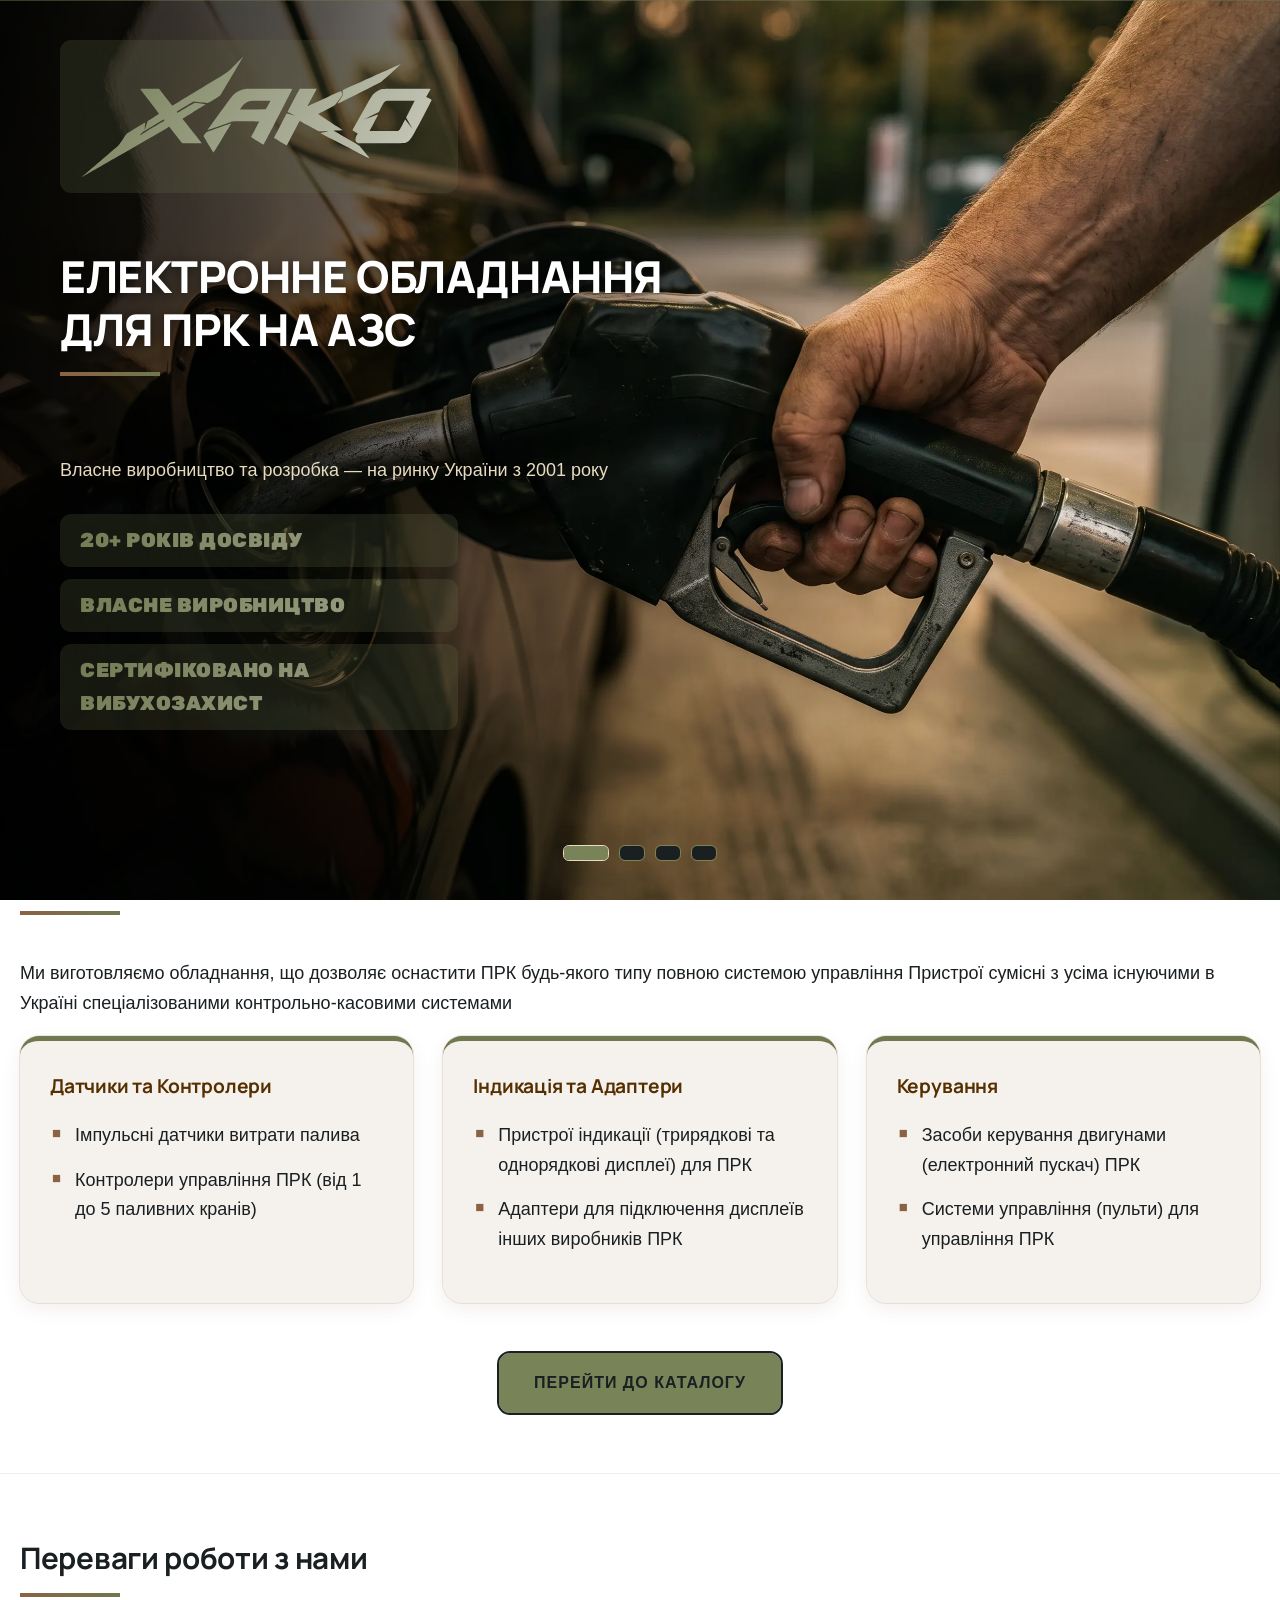
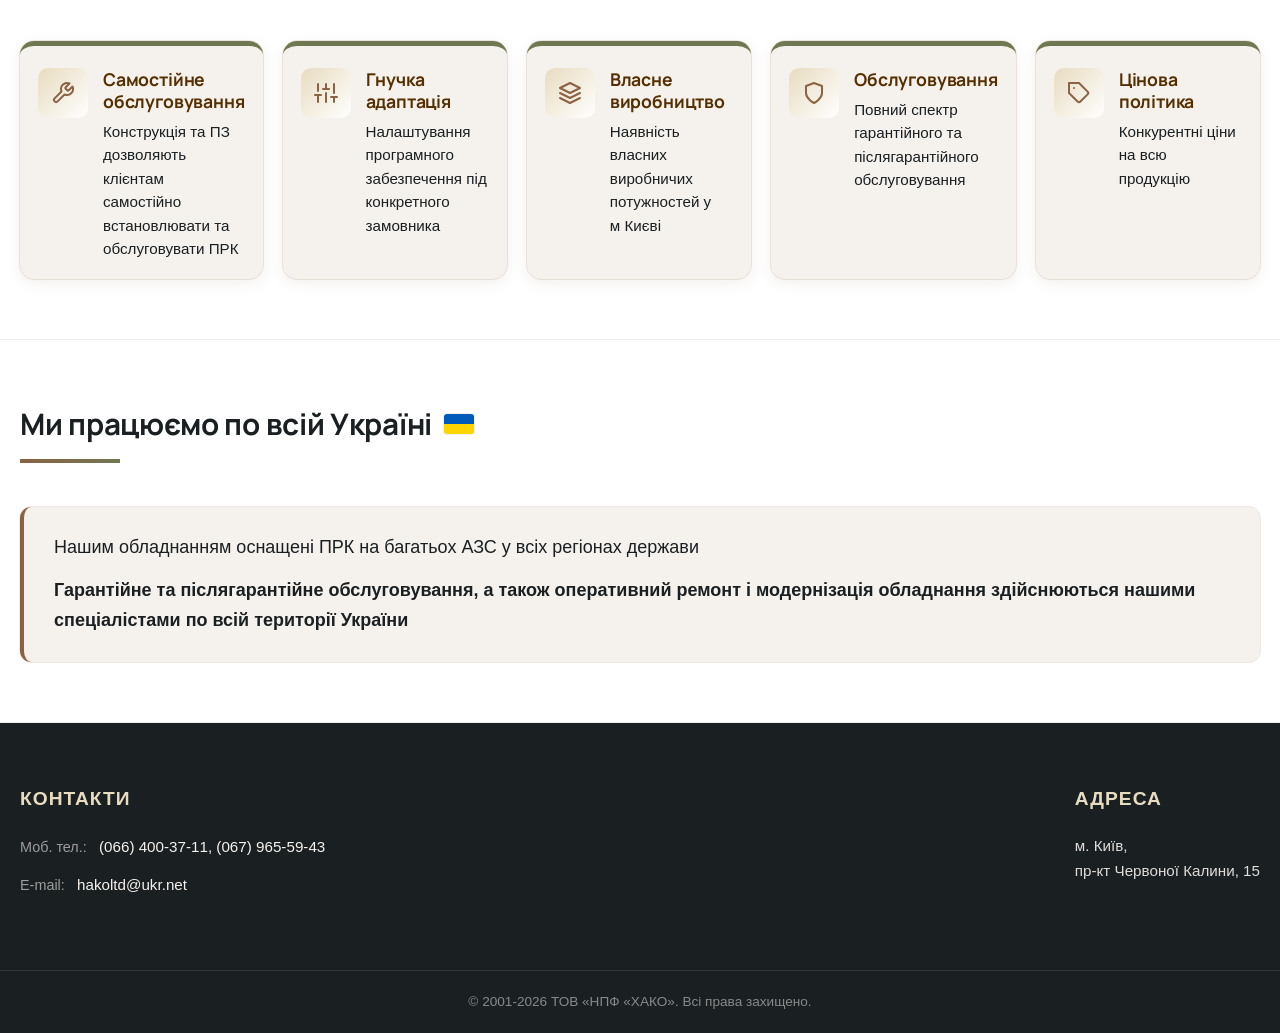
<file: index.html>
<!DOCTYPE html>
<html lang="en">

<head>
   <meta charset="UTF-8">
   <meta name="viewport" content="width=device-width, initial-scale=1.0">

   <script src="js/banner.js" defer></script>
   <script src="js/banner_reopen.js" defer></script>
   <script src="js/topbar.js" defer></script>

   <link rel="stylesheet" href="css/style.css">
   <link rel="stylesheet" href="css/sections/index_sections.css">

   <link rel="stylesheet" href="css/banner/intro.css">

   <link rel="preconnect" href="https://fonts.googleapis.com">
   <link rel="preconnect" href="https://fonts.gstatic.com" crossorigin>
   <link
      href="https://fonts.googleapis.com/css2?family=Rubik:ital,wght@0,300..900;1,300..900&family=Manrope:wght@500;700;800&display=swap"
      rel="stylesheet">
   <title>XAKO</title>
</head>

<body>

   <div class="header-topbar-container">
      <div class="container">
         <div class="header-topbar">
            <div class="header-topbar__contacts">
               <span class="label">Моб. тел.:</span>
               <a href="tel:+380664003711">(066) 400-37-11</a>
               <a href="tel:+380679655943">(067) 965-59-43</a>
            </div>
            <div class="header-topbar__mail">
               <span class="label">E-mail:</span>
               <a href="mailto:hakoltd@ukr.net">hakoltd@ukr.net</a>
            </div>
         </div>
      </div>
   </div>

   <div class="intro-overlay" id="introOverlay">
      <div class="intro-overlay__slide is-active">
         <div class="intro-overlay__slide-bg zoom-1"
            style="background-image:url('images/banner/Gas_pistol.webp'); transform-origin: 75% 60%;">
         </div>
      </div>
      <div class="intro-overlay__slide">
         <div class="intro-overlay__slide-bg zoom-2"
            style="background-image:url('images/banner/Cars.webp'); transform-origin: 35% 55%;">
         </div>
      </div>
      <div class="intro-overlay__slide">
         <div class="intro-overlay__slide-bg zoom-3"
            style="background-image:url('images/banner/Station.webp'); transform-origin: 70% 40%;">
         </div>
      </div>
      <div class="intro-overlay__slide">
         <div class="intro-overlay__slide-bg zoom-4"
            style="background-image:url('images/banner/Fuel_pumps.webp'); transform-origin: 25% 50%;">
         </div>
      </div>

      <div class="intro-overlay__dim"></div>

      <div class="intro-overlay__content">

         <div class="intro-overlay__logo-wrap">
            <div class="intro-overlay__logo" role="img" aria-label="ХАКО"></div>
         </div>


         <div class="intro-overlay__inner">
            <h2 class="intro-overlay__title">Електронне обладнання<br>для ПРК на АЗС</h2>
            <p class="intro-overlay__subtitle">
               Власне виробництво та розробка — на ринку України з 2001 року
            </p>

            <div class="intro-overlay__badges">
               <p><span>20+ років досвіду</span></p>
               <p><span>Власне виробництво</span></p>
               <p><span>Сертифіковано на вибухозахист</span></p>
            </div>
         </div>

      </div>

      <div class="intro-overlay__dots" id="introDots">
         <button type="button" class="is-active" aria-label="Слайд 1"></button>
         <button type="button" aria-label="Слайд 2"></button>
         <button type="button" aria-label="Слайд 3"></button>
         <button type="button" aria-label="Слайд 4"></button>
      </div>

      <button type="button" class="intro-overlay__reopen" id="introReopenBtn" aria-label="Показати промо ще раз">
         <span class="intro-overlay__reopen-arrow">➜</span>
         <span class="intro-overlay__reopen-text">Переглянути промо</span>
      </button>
   </div>




   <div class="wrapper">
      
      <header class="header header--intro">
         <div class="container">
            <div class="header__body" id="siteHeader">
               <div class="logo-container">
                  <a href="" class="header_link">
                     <img src="images/logo/Logo.svg" alt="" class="logo">
                     <p class="logo-subtitle">Обладнання для АЗС</p>
                  </a>
               </div>


               <nav class="header__menu">
                  <ul class="menu__list">
                     <li class="menu__item">
                        <a href="index.html" class="menu__link">Головна</a>
                     </li>
                     <li class="menu__item">
                        <a href="catalog.html" class="menu__link">Каталог</a>
                     </li>
                     <li class="menu__item">
                        <a href="instuctions.html" class="menu__link">Інструкції</a>
                     </li>
                     <li class="menu__item">
                        <a href="contacts.html" class="menu__link">Контакти</a>
                     </li>
                  </ul>
               </nav>
            </div>
         </div>
      </header>

      <!-- Hero Section -->
      <section class="hero" id="about">
         <div class="container">
            <h1>ТОВ «НПФ «ХАКО»</h1>
            <p class="paragraph">Працюємо на ринку електронного обладнання з 2001 року</p>

            <div class="grid">
               <div class="card">
                  <h3>Основні напрямки діяльності</h3>
                  <ul class="feature-list">
                     <li>Виготовлення електронного обладнання для виробництва та модернізації паливороздавальних
                        колонок
                        (ПРК)</li>
                     <li>Розробка програмного забезпечення для контролерів ПРК власного виробництва</li>
                  </ul>
               </div>
               <div class="card">
                  <h3>Виробнича база та сертифікація</h3>
                  <ul class="feature-list">
                     <li>
                        Ми маємо власну виробничу базу в м. Києві, що дозволяє задовольняти попит і забезпечувати
                        гарантійне обслуговування
                     </li>
                     <li>
                        Наші пристрої сертифіковані на вибухозахист, мають дозвіл «Держнаглядохоронпраці» та занесені
                        до
                        Державного реєстру засобів вимірювальної техніки України
                     </li>
                  </ul>
               </div>
            </div>
         </div>
      </section>

      <!-- Products Section -->
      <section class="products" id="catalog">
         <div class="container">
            <h2>Номенклатура виробів</h2>
            <p>Ми виготовляємо обладнання, що дозволяє оснастити ПРК будь-якого типу повною системою управління
               Пристрої сумісні з усіма існуючими в Україні спеціалізованими контрольно-касовими системами
            </p>
            <div class="grid">
               <div class="card">
                  <h3>Датчики та Контролери</h3>
                  <ul class="feature-list">
                     <li>Імпульсні датчики витрати палива</li>
                     <li>Контролери управління ПРК (від 1 до 5 паливних кранів)</li>
                  </ul>
               </div>
               <div class="card">
                  <h3>Індикація та Адаптери</h3>
                  <ul class="feature-list">
                     <li>Пристрої індикації (трирядкові та однорядкові дисплеї) для ПРК</li>
                     <li>Адаптери для підключення дисплеїв інших виробників ПРК</li>
                  </ul>
               </div>
               <div class="card">
                  <h3>Керування</h3>
                  <ul class="feature-list">
                     <li>Засоби керування двигунами (електронний пускач) ПРК</li>
                     <li>Системи управління (пульти) для управління ПРК</li>
                  </ul>
               </div>
            </div>

            <div class="button">
               <a href="catalog.html" class="btn-catalog">
                  <span class="btn-text">Перейти до каталогу</span>
                  <span class="btn-arrow">
                     <svg xmlns="http://www.w3.org/2000/svg" viewBox="0 0 24 24" width="40" height="40" fill="none"
                        stroke="currentColor" stroke-width="2.5" stroke-linecap="butt" stroke-linejoin="miter">
                        <path d="M3 12h18m-7-7 7 7-7 7" />
                     </svg>
                  </span>
               </a>
            </div>

         </div>
      </section>

      <!-- Advantages Section -->
      <section class="advantages-panel" id="advantages">
         <div class="container">
            <h2>Переваги роботи з нами</h2>
            <div class="advantages-container">
               <div class="adv-item-container">
                  <div class="adv-item">
                     <div class="adv-icon">
                        <svg viewBox="0 0 24 24">
                           <path
                              d="M14.7 6.3a1 1 0 0 0 0 1.4l1.6 1.6a1 1 0 0 0 1.4 0l3.77-3.77a6 6 0 0 1-7.94 7.94l-6.91 6.91a2.12 2.12 0 0 1-3-3l6.91-6.91a6 6 0 0 1 7.94-7.94l-3.76 3.76z">
                           </path>
                        </svg>
                     </div>
                     <div class="adv-content">
                        <h3>Самостійне обслуговування</h3>
                        <p>Конструкція та ПЗ дозволяють клієнтам самостійно встановлювати та обслуговувати
                           ПРК</p>
                     </div>
                  </div>
               </div>

               <div class="adv-item-container">
                  <div class="adv-item">
                     <div class="adv-icon">
                        <svg viewBox="0 0 24 24">
                           <line x1="4" y1="21" x2="4" y2="14"></line>
                           <line x1="4" y1="10" x2="4" y2="3"></line>
                           <line x1="12" y1="21" x2="12" y2="12"></line>
                           <line x1="12" y1="8" x2="12" y2="3"></line>
                           <line x1="20" y1="21" x2="20" y2="16"></line>
                           <line x1="20" y1="12" x2="20" y2="3"></line>
                           <line x1="1" y1="14" x2="7" y2="14"></line>
                           <line x1="9" y1="8" x2="15" y2="8"></line>
                           <line x1="17" y1="16" x2="23" y2="16"></line>
                        </svg>
                     </div>
                     <div class="adv-content">
                        <h3>Гнучка адаптація</h3>
                        <p>Налаштування програмного забезпечення під конкретного замовника</p>
                     </div>
                  </div>
               </div>

               <div class="adv-item-container">
                  <div class="adv-item">
                     <div class="adv-icon">
                        <svg viewBox="0 0 24 24">
                           <polygon points="12 2 2 7 12 12 22 7 12 2"></polygon>
                           <polyline points="2 17 12 22 22 17"></polyline>
                           <polyline points="2 12 12 17 22 12"></polyline>
                        </svg>
                     </div>
                     <div class="adv-content">
                        <h3>Власне виробництво</h3>
                        <p>Наявність власних виробничих потужностей у м Києві</p>
                     </div>
                  </div>
               </div>

               <div class="adv-item-container">
                  <div class="adv-item">
                     <div class="adv-icon">
                        <svg viewBox="0 0 24 24">
                           <path d="M12 22s8-4 8-10V5l-8-3-8 3v7c0 6 8 10 8 10z"></path>
                        </svg>
                     </div>
                     <div class="adv-content">
                        <h3>Обслуговування</h3>
                        <p>Повний спектр гарантійного та післягарантійного обслуговування</p>
                     </div>
                  </div>
               </div>

               <div class="adv-item-container">
                  <div class="adv-item">
                     <div class="adv-icon">
                        <svg viewBox="0 0 24 24">
                           <path d="M20.59 13.41l-7.17 7.17a2 2 0 0 1-2.83 0L2 12V2h10l8.59 8.59a2 2 0 0 1 0 2.82z">
                           </path>
                           <line x1="7" y1="7" x2="7.01" y2="7"></line>
                        </svg>
                     </div>
                     <div class="adv-content">
                        <h3>Цінова політика</h3>
                        <p>Конкурентні ціни на всю продукцію</p>
                     </div>
                  </div>
               </div>
            </div>

         </div>
      </section>

      <!-- Geography -->
      <section class="geography" id="coverage">
         <div class="container">
            <h2>Ми працюємо по всій Україні
               <div class="ukraine">
                  <svg xmlns="http://w3.org" viewBox="0 0 30 20" width="30px" height="20px">
                     <rect fill="#005BBB" width="30px" height="10px" />
                     <rect fill="#FFD500" y="10" width="30px" height="10px" />
                  </svg>
                  <h3></h3>
               </div>
            </h2>


            <div class="split-layout">
               <div class="split-header">



               </div>
               <div class="split-content">
                  <p>Нашим обладнанням оснащені ПРК на багатьох АЗС у всіх регіонах держави</p>
                  <p><strong>Гарантійне та післягарантійне обслуговування, а також оперативний ремонт і модернізація
                        обладнання здійснюються нашими спеціалістами по всій території України</strong>
                  </p>
               </div>
            </div>
         </div>
      </section>

      <footer id="contacts" class="footer">
         <div class="footer-container">
            <div class="container">
               <div class="footer-section">
                  <h4>Контакти</h4>
                  <div class="contact-item">
                     <span class="label">Моб. тел.:</span>
                     <a href="tel:+380664003711">(066) 400-37-11</a>,
                     <a href="tel:+380679655943">(067) 965-59-43</a>
                  </div>
                  <div class="contact-item">
                     <span class="label">E-mail:</span>
                     <a href="mailto:hakoltd@ukr.net">hakoltd@ukr.net</a>
                  </div>
               </div>

               <div class="footer-section">
                  <h4>Адреса</h4>
                  <address>
                     м. Київ,<br>
                     пр-кт Червоної Калини, 15
                  </address>
               </div>
            </div>
         </div>


         <div class="footer-bottom">
            &copy; 2001-2026 ТОВ «НПФ «ХАКО». Всі права захищено.
         </div>
      </footer>

   </div>


</body>

</html>
</file>
<file: css/style.css>
@import url("reset.css");
@import url("colors.css");

@import url("header.css");
@import url("footer.css");


:root {
   --font-heading: "Manrope", sans-serif;
   --font-body: "Roboto", sans-serif;
}

body {
   margin: 0;
   padding: 0;
   font-family: var(--font-body);
   font-size: 18px;
   background-color: var(--color-body-bg);
   color: var(--color-text);
   line-height: 1.65;
}

.wrapper {
   display: flex;
   flex-direction: column;
   min-height: 100%;
   overflow: clip;
   margin: 0;
}

[class*="__container"] {
   max-inline-size: 1310px;
   margin-inline: auto;
}

.container {
   max-width: 1380px;
   margin: 0 auto;
   padding: 60px 20px;
}

h1,
h2,
h3 {
   color: var(--color-text);
   font-family: var(--font-heading);
   font-weight: 700;
   letter-spacing: -0.01em;
   margin-top: 0;
}

h1 {
   font-size: 2.5rem;
   line-height: 1.15;
   margin-bottom: 12px;
}

h2 {
   font-size: 1.85rem;
   position: relative;
   display: inline-block;
   padding-bottom: 14px;
   margin-bottom: 44px;
}

h2::after {
   content: '';
   position: absolute;
   left: 0;
   bottom: 0;
   width: 100px;
   height: 4px;
   background: linear-gradient(90deg, var(--dark-oak), var(--hulk));
}

section {
   margin-bottom: 0;
   border-bottom: 1px solid var(--color-divider-section);
}

.paragraph {
   font-size: 1.2rem;
   font-weight: 600;
   color: var(--color-secondary);
   margin-bottom: 30px;
}

.grid {
   display: grid;
   grid-template-columns: repeat(auto-fit, minmax(320px, 1fr));
   gap: 30px;
}

/* Cards */
.card {
   background-color: var(--color-card-bg);
   outline: 1px solid var(--color-card-outline);
   border-top: 5px solid var(--color-primary);
   padding: 30px;
   corner-shape: bevel square bevel square;
   border-radius: 1.2rem;
   box-shadow: 0 6px 18px var(--color-card-box-shadow);
   transition: transform 0.3s ease, box-shadow 0.3s ease;
   position: relative;
   overflow: hidden;
}

.card:hover {
   transform: translateY(-6px);
   border-top-color: var(--color-secondary);
   box-shadow: 0 14px 28px var(--color-card-hover-shadow);
}

.card h3 {
   color: var(--color-text-h3);
   font-size: 1.2rem;
   margin-bottom: 15px;
}

ul.feature-list {
   list-style: none;
   padding: 0;
}

ul.feature-list li {
   position: relative;
   padding-left: 25px;
   margin-bottom: 15px;
}

ul.feature-list li::before {
   content: '■';
   color: var(--color-secondary);
   position: absolute;
   left: 2px;
   top: 0px;
   font-size: 15px;
}
</file>
<file: css/sections/index_sections.css>
/* ========== PRODUCTS SECTION =============================================================================== */

.products p {
   margin-top: 0;
}

.products .button {
   display: flex;
   justify-content: center;
}

.btn-catalog {
   position: relative;
   display: inline-flex;
   align-items: center;
   justify-content: center;
   padding: 30px 35px;
   margin-top: 50px;
   color: var(--color-btn-text);
   font-weight: 700;
   font-size: 16px;
   text-transform: uppercase;
   text-decoration: none;
   max-height: 50px;
   letter-spacing: 1px;

   transition: transform 0.2s ease;
   transition: color 0.3s ease;
   transition: background 0.3s ease;

   corner-shape: bevel square bevel square;
   border-radius: 0.7rem;
   outline: 2px solid var(--color-btn-outline);
   background-color: var(--color-btn-bg);
}


.btn-catalog:hover {
   color: var(--color-btn-text-hover);
   background-color: var(--color-btn-bg-hover);
   transition: background 0.3s ease;
}


.btn-arrow {
   display: inline-block;
   max-width: 0;
   opacity: 0;
   transform: translateX(-15px);
   transition: all 0.3s ease;
   white-space: nowrap;
   margin-left: 0;
   font-size: 18px;
}

.btn-catalog:hover .btn-arrow {
   max-width: 20px;
   opacity: 1;
   transform: translateX(0);
   margin-left: 10px;
   fill: var(--color-btn-text-hover);
}



/* ========== ADVANTAGES SECTION =============================================================================== */


.advantages-panel {
   display: grid;
   /* Адаптивна сітка, яка розподіляє елементи. minmax(220px) гарантує, що блоки не будуть занадто вузькими */
   grid-template-columns: repeat(auto-fit, minmax(220px, 1fr));
   gap: 25px;
}

.advantages-container {
   display: flex;
   flex-wrap: wrap;
   justify-content: center;
   gap: 20px;
}

.adv-item-container {
   flex: 1 1 220px;
   max-width: 280px;
}

.adv-item {
   display: flex;
   align-items: start;
   gap: 15px;
}

.adv-item-container {
   padding: 22px 18px 18px 18px;
   outline: 1px solid var(--color-card-outline);
   corner-shape: bevel square bevel square;
   border-top: 5px solid var(--color-primary);
   border-radius: 14px;
   background-color: var(--color-card-bg);
   box-shadow: 0 4px 14px var(--color-card-box-shadow);
   transition: transform 0.25s ease, box-shadow 0.25s ease;
}

.adv-item-container:hover {
   transform: translateY(-8px);
   box-shadow: 0 16px 26px var(--color-card-hover-shadow);
   border-top-color: var(--color-secondary);
}

.adv-icon {
   flex-shrink: 0;
   width: 50px;
   height: 50px;
   background: linear-gradient(135deg, var(--ivory-beige), var(--white));
   border-radius: 10px;
   display: flex;
   align-items: center;
   justify-content: center;
   color: var(--color-secondary);
   transition: transform 0.25s ease, color 0.25s ease;
}

.adv-item-container:hover .adv-icon {
   transform: rotate(-6deg) scale(1.06);
   color: var(--color-primary);
}

.adv-icon svg {
   width: 24px;
   height: 24px;
   fill: none;
   stroke: currentColor;
   stroke-width: 2;
   stroke-linecap: round;
   stroke-linejoin: round;
}

.adv-content {
   display: flex;
   flex-direction: column;
}

.adv-content h3 {
   margin: 0 0 8px 0;
   font-family: var(--font-heading, sans-serif);
   font-size: 1.1rem;
   color: var(--color-text-h3);
   line-height: 1.25;
}

.adv-content p {
   margin: 0;
   font-size: 0.95rem;
   color: var(--color-text);
   line-height: 1.55;

}

/* ========== GEOGRAPHY SECTION =============================================================================== */

.geography h2 {
   display: flex;
   align-items: center;
   gap: 12px;
}

.ukraine {
   display: inline-flex;
   align-items: center;
}

.ukraine svg {
   border-radius: 3px;
   box-shadow: 0 0 0 1px var(--color-card-box-shadow);
}

.split-layout {
   display: flex;
   flex-wrap: wrap;
   align-items: center;
}

.split-content {
   flex: 1 1 480px;
   background-color: var(--color-card-bg);
   border-left: 4px solid var(--color-secondary);
   border-radius: 0 14px 14px 0;
   padding: 26px 30px;

   corner-shape: square bevel square bevel;
   border-radius: 0.7rem;
   outline: 1px solid var(--color-card-outline);
}

.split-content p {
   margin: 0 0 14px 0;
}

.split-content p:last-child {
   margin-bottom: 0;
}
</file>
<file: css/banner/intro.css>
@import "dots.css";
@import "banner_reopen.css";

.intro-overlay {
   position: fixed;
   top: 0;
   left: 0;
   width: 100vw;
   height: 100vh;
   z-index: 9999;
   overflow: hidden;
   background: var(--black);
}

.intro-overlay__content {
   position: relative;
   z-index: 3;
   height: 100%;
   padding: 60px;
   display: flex;
   align-items: center;
}

/* ===== ЛОГОТИП ===== */
.intro-overlay__logo-wrap {
   position: absolute;
   top: 40px;
   left: 60px;
   display: inline-flex;
   padding: 5px 15px;

   background-color: var(--color-banner-frame);

   corner-shape: bevel square bevel square;
   border-radius: 0.7rem;
}



.intro-overlay__logo {
   width: 23rem;
   aspect-ratio: 2.57;

   background: linear-gradient(125deg, var(--hulk), var(--pastel-grey));

   -webkit-mask-image: url('../../images/logo/Logo.svg');
   -webkit-mask-repeat: no-repeat;
   -webkit-mask-size: contain;
   -webkit-mask-position: left center;
   -webkit-mask-mode: alpha;

   mask-image: url('../../images/logo/Logo.svg');
   mask-repeat: no-repeat;
   mask-size: contain;
   mask-position: left center;
   mask-mode: alpha;

   filter: drop-shadow(0 3px 10px rgba(0, 0, 0, .5));
}

/* ===== ЗАГОЛОВОК ===== */
.intro-overlay__title {
   color: var(--color-secondary);
   font-weight: 800;
   font-size: 44px;
   line-height: 1.2;
   color: #fff;
   text-transform: uppercase;
   letter-spacing: -0.01em;
   margin: 80px 0 80px;
   text-shadow: 0 2px 12px rgba(0, 0, 0, .6);
   max-width: 640px;
   position: relative;
   padding-bottom: 20px;
}


.intro-overlay__subtitle {
   font-size: 18px;
   color: var(--color-banner-p);
   margin: 0 0 28px;
   max-width: 560px;
}

/* ===== БЕЙДЖИ ===== */
.intro-overlay__badges {
   display: grid;
   gap: 12px;
}

.intro-overlay__badges p {
   margin: 0;
   position: relative;
   display: inline-flex;
   align-items: center;
   font-size: 20px;
   font-weight: 900;
   font-family: "Rubik", sans-serif;
   text-transform: uppercase;
   letter-spacing: .5px;
   color: #000;

   background: linear-gradient(125deg, var(--hulk), var(--pastel-grey));
   -webkit-background-clip: text;
   background-clip: text;
   -webkit-text-fill-color: transparent;
}

.intro-overlay__badges span {
   width: 24.875rem;
   padding: 10px 20px;

   corner-shape: bevel square bevel square;
   border-radius: 0.7rem;
   background-color: rgba(111, 120, 80, 0.2);
}


/* Затемнение поверх картинок для читаемости текста */
.intro-overlay__dim {
   position: absolute;
   inset: 0;
   background: linear-gradient(90deg,
         rgba(0, 0, 0, 0.85) 0%,
         rgba(0, 0, 0, 0.65) 25%,
         rgba(0, 0, 0, 0.25) 50%,
         rgba(0, 0, 0, 0) 70%);
   z-index: 2;
}

/* Каждый слайд занимает весь экран и лежит друг на друге */
.intro-overlay__slide {
   position: absolute;
   inset: 0;
   width: 100%;
   height: 100%;
   overflow: hidden;
   /* обрезаем то, что вылезает за края при zoom */
   opacity: 0;
   transition: opacity 1.2s ease-in-out;
   /* плавный кроссфейд между слайдами */
}

.intro-overlay__slide.is-active {
   opacity: 1;
}

/* Внутренний слой с картинкой — именно он анимируется (зум) */
.intro-overlay__slide-bg {
   position: absolute;
   inset: 0;
   width: 100%;
   height: 100%;
   background-size: cover;
   background-repeat: no-repeat;
   background-position: center;
   transform: scale(1);
   will-change: transform;
}

/* Каждому слайду — своя анимация с несколькими точками зума */
.intro-overlay__slide.is-active .intro-overlay__slide-bg.zoom-1 {
   animation: jerky-zoom-1 3s ease-in-out forwards;
}

.intro-overlay__slide.is-active .intro-overlay__slide-bg.zoom-2 {
   animation: jerky-zoom-2 3s ease-in-out forwards;
}

.intro-overlay__slide.is-active .intro-overlay__slide-bg.zoom-3 {
   animation: jerky-zoom-3 3s ease-in-out forwards;
}

.intro-overlay__slide.is-active .intro-overlay__slide-bg.zoom-4 {
   animation: jerky-zoom-4 3s ease-in-out forwards;
}

/* Слайд 1: пистолет ТРК — зум к руке, потом к баку, потом к колонке */
@keyframes jerky-zoom-1 {
   0% {
      transform: scale(1) translate(0%, 0%);
   }

   30% {
      transform: scale(1.1) translate(-2%, 5%);
   }

   65% {
      transform: scale(1.35) translate(18%, 0%);
   }

   100% {
      transform: scale(1) translate(0%, 0%);
   }
}

/* Слайд 2: машины на зарядке — от общего плана к конкретной машине */
@keyframes jerky-zoom-2 {
   0% {
      transform: scale(1) translate(0%, 0%);
   }

   30% {
      transform: scale(1.2) translate(6%, -3%);
   }

   65% {
      transform: scale(1.35) translate(-6%, -3%);
   }

   100% {
      transform: scale(1) translate(0%, 0%);
   }
}

/* Слайд 3: колонки на закате — от здания к колонкам */
@keyframes jerky-zoom-3 {
   0% {
      transform: scale(1) translate(0%, 0%);
   }

   30% {
      transform: scale(1.2) translate(-5%, 6%);
   }

   65% {
      transform: scale(1.2) translate(-5%, -10%);
   }

   100% {
      transform: scale(1) translate(0%, 0%);
   }
}

/* Слайд 4: колонки крупным планом — от экрана к пистолету */
@keyframes jerky-zoom-4 {
   0% {
      transform: scale(1) translate(0%, 0%);
   }

   30% {
      transform: scale(1.25) translate(4%, -5%);
   }

   65% {
      transform: scale(1.4) translate(-5%, 4%);
   }

   100% {
      transform: scale(1) translate(0, 0);
   }
}
</file>
